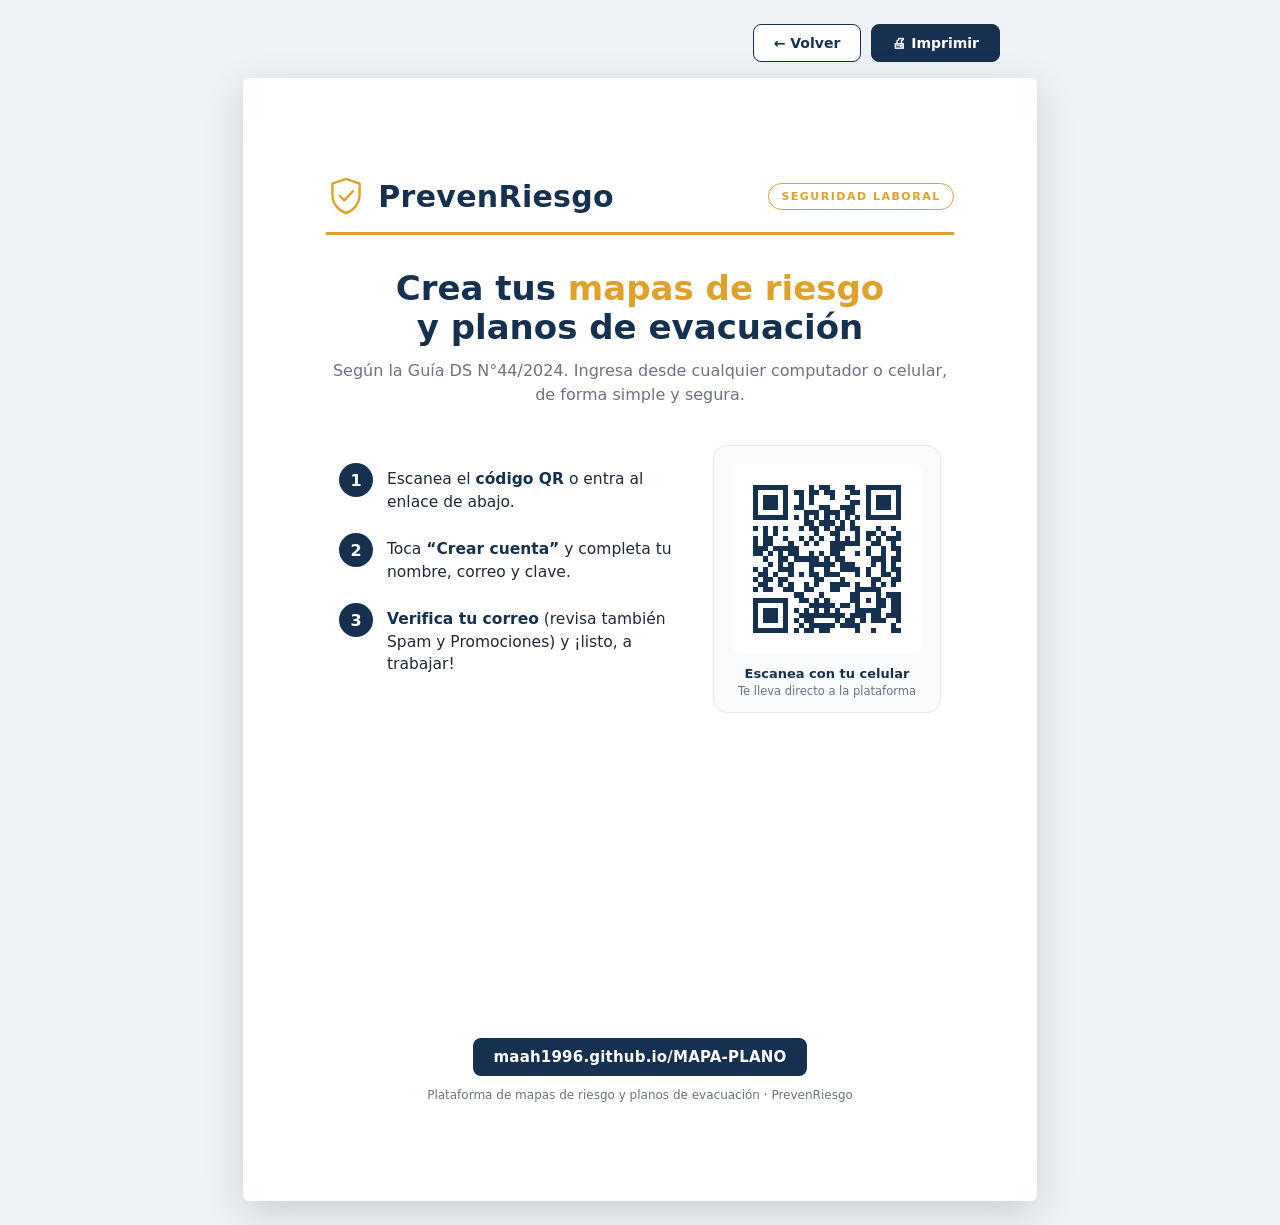
<file: afiche.html>
<!DOCTYPE html>
<html lang="es">
<head>
<meta charset="utf-8">
<meta name="viewport" content="width=device-width, initial-scale=1">
<title>PrevenRiesgo — Afiche para imprimir</title>
<style>
  :root{--gold:#e0a12a;--navy:#16314f;--ink:#1f2937;--soft:#6b7280;--line:#e5e7eb}
  *{box-sizing:border-box;margin:0;padding:0}
  body{font-family:'Segoe UI',system-ui,-apple-system,sans-serif;background:#eef1f5;color:var(--ink);
       display:flex;flex-direction:column;align-items:center;padding:24px 16px;min-height:100vh}

  /* Barra de acciones (no se imprime) */
  .bar{width:100%;max-width:720px;display:flex;justify-content:flex-end;gap:10px;margin-bottom:16px}
  .bar button{font-family:inherit;font-size:14px;font-weight:700;padding:10px 20px;border-radius:8px;
              border:1px solid var(--navy);background:var(--navy);color:#fff;cursor:pointer}
  .bar button.ghost{background:#fff;color:var(--navy)}
  .bar button:hover{filter:brightness(1.06)}

  /* Hoja del afiche */
  .sheet{width:210mm;max-width:100%;min-height:297mm;background:#fff;border-radius:6px;
         box-shadow:0 12px 40px rgba(0,0,0,.14);padding:26mm 22mm;display:flex;flex-direction:column}

  /* Encabezado marca */
  .brand{display:flex;align-items:center;gap:12px;padding-bottom:16px;border-bottom:3px solid var(--gold)}
  .brand .name{font-size:30px;font-weight:800;letter-spacing:.3px;color:var(--navy)}
  .brand .tag{margin-left:auto;font-size:11px;font-weight:700;letter-spacing:1.5px;color:var(--gold);
              text-transform:uppercase;border:1px solid var(--gold);border-radius:20px;padding:6px 12px}

  .hero{margin-top:34px;text-align:center}
  .hero h1{font-size:34px;line-height:1.15;color:var(--navy);font-weight:800}
  .hero h1 span{color:var(--gold)}
  .hero p{margin-top:12px;font-size:16px;color:var(--soft);line-height:1.5}

  /* Cuerpo: pasos + QR */
  .body{margin-top:38px;display:flex;gap:34px;align-items:center;justify-content:center;flex-wrap:wrap}
  .steps{flex:1;min-width:250px;max-width:340px}
  .step{display:flex;align-items:flex-start;gap:14px;margin-bottom:20px}
  .step .n{flex:0 0 34px;height:34px;border-radius:50%;background:var(--navy);color:#fff;font-weight:800;
           font-size:16px;display:flex;align-items:center;justify-content:center}
  .step .t{font-size:15.5px;line-height:1.45;padding-top:5px}
  .step .t b{color:var(--navy)}

  /* Tarjeta del QR (tamaño moderado, elegante) */
  .qr-card{flex:0 0 auto;text-align:center;border:1px solid var(--line);border-radius:14px;
           padding:18px 18px 14px;background:#fafbfc}
  .qr-card svg{width:190px;height:190px;display:block;border-radius:8px}
  .qr-card .cap{margin-top:12px;font-size:13px;font-weight:700;color:var(--navy)}
  .qr-card .cap small{display:block;font-weight:500;color:var(--soft);margin-top:3px;font-size:11.5px}

  /* Pie con el enlace */
  .foot{margin-top:auto;padding-top:26px;text-align:center}
  .foot .url{display:inline-block;font-size:15px;font-weight:700;color:#fff;background:var(--navy);
             padding:10px 20px;border-radius:8px;letter-spacing:.2px}
  .foot .note{margin-top:12px;font-size:12px;color:var(--soft)}

  @media print{
    body{background:#fff;padding:0}
    .bar{display:none}
    .sheet{box-shadow:none;border-radius:0;width:auto;min-height:auto;padding:16mm 18mm}
    @page{size:A4;margin:0}
  }
</style>
</head>
<body>

<div class="bar">
  <button class="ghost" onclick="location.href='index.html'">← Volver</button>
  <button onclick="window.print()">🖨 Imprimir</button>
</div>

<div class="sheet">
  <div class="brand">
    <svg viewBox="0 0 100 100" width="40" height="40" aria-hidden="true">
      <path d="M50 7 L84 19 V46 C84 69 69 86 50 93 C31 86 16 69 16 46 V19 Z" fill="none" stroke="#e0a12a" stroke-width="6" stroke-linejoin="round"/>
      <path d="M35 50 L46 61 L67 38" fill="none" stroke="#e0a12a" stroke-width="6" stroke-linecap="round" stroke-linejoin="round"/>
    </svg>
    <span class="name">PrevenRiesgo</span>
    <span class="tag">Seguridad Laboral</span>
  </div>

  <div class="hero">
    <h1>Crea tus <span>mapas de riesgo</span><br>y planos de evacuación</h1>
    <p>Según la Guía DS N°44/2024. Ingresa desde cualquier computador o celular,<br>de forma simple y segura.</p>
  </div>

  <div class="body">
    <div class="steps">
      <div class="step"><div class="n">1</div><div class="t">Escanea el <b>código QR</b> o entra al enlace de abajo.</div></div>
      <div class="step"><div class="n">2</div><div class="t">Toca <b>“Crear cuenta”</b> y completa tu nombre, correo y clave.</div></div>
      <div class="step"><div class="n">3</div><div class="t"><b>Verifica tu correo</b> (revisa también Spam y Promociones) y ¡listo, a trabajar!</div></div>
    </div>

    <div class="qr-card">
      <svg xmlns="http://www.w3.org/2000/svg" viewBox="0 0 37 37" shape-rendering="crispEdges" width="190" height="190" role="img" aria-label="Código QR de PrevenRiesgo"><rect width="37" height="37" fill="#ffffff"/><path d="M4 4h1v1h-1zM5 4h1v1h-1zM6 4h1v1h-1zM7 4h1v1h-1zM8 4h1v1h-1zM9 4h1v1h-1zM10 4h1v1h-1zM15 4h1v1h-1zM17 4h1v1h-1zM18 4h1v1h-1zM22 4h1v1h-1zM23 4h1v1h-1zM26 4h1v1h-1zM27 4h1v1h-1zM28 4h1v1h-1zM29 4h1v1h-1zM30 4h1v1h-1zM31 4h1v1h-1zM32 4h1v1h-1zM4 5h1v1h-1zM10 5h1v1h-1zM12 5h1v1h-1zM13 5h1v1h-1zM15 5h1v1h-1zM16 5h1v1h-1zM18 5h1v1h-1zM19 5h1v1h-1zM23 5h1v1h-1zM24 5h1v1h-1zM26 5h1v1h-1zM32 5h1v1h-1zM4 6h1v1h-1zM6 6h1v1h-1zM7 6h1v1h-1zM8 6h1v1h-1zM10 6h1v1h-1zM13 6h1v1h-1zM15 6h1v1h-1zM19 6h1v1h-1zM22 6h1v1h-1zM26 6h1v1h-1zM28 6h1v1h-1zM29 6h1v1h-1zM30 6h1v1h-1zM32 6h1v1h-1zM4 7h1v1h-1zM6 7h1v1h-1zM7 7h1v1h-1zM8 7h1v1h-1zM10 7h1v1h-1zM13 7h1v1h-1zM15 7h1v1h-1zM23 7h1v1h-1zM24 7h1v1h-1zM26 7h1v1h-1zM28 7h1v1h-1zM29 7h1v1h-1zM30 7h1v1h-1zM32 7h1v1h-1zM4 8h1v1h-1zM6 8h1v1h-1zM7 8h1v1h-1zM8 8h1v1h-1zM10 8h1v1h-1zM12 8h1v1h-1zM13 8h1v1h-1zM17 8h1v1h-1zM18 8h1v1h-1zM21 8h1v1h-1zM22 8h1v1h-1zM23 8h1v1h-1zM26 8h1v1h-1zM28 8h1v1h-1zM29 8h1v1h-1zM30 8h1v1h-1zM32 8h1v1h-1zM4 9h1v1h-1zM10 9h1v1h-1zM14 9h1v1h-1zM15 9h1v1h-1zM16 9h1v1h-1zM18 9h1v1h-1zM19 9h1v1h-1zM20 9h1v1h-1zM22 9h1v1h-1zM23 9h1v1h-1zM26 9h1v1h-1zM32 9h1v1h-1zM4 10h1v1h-1zM5 10h1v1h-1zM6 10h1v1h-1zM7 10h1v1h-1zM8 10h1v1h-1zM9 10h1v1h-1zM10 10h1v1h-1zM12 10h1v1h-1zM14 10h1v1h-1zM16 10h1v1h-1zM18 10h1v1h-1zM20 10h1v1h-1zM22 10h1v1h-1zM24 10h1v1h-1zM26 10h1v1h-1zM27 10h1v1h-1zM28 10h1v1h-1zM29 10h1v1h-1zM30 10h1v1h-1zM31 10h1v1h-1zM32 10h1v1h-1zM14 11h1v1h-1zM15 11h1v1h-1zM17 11h1v1h-1zM18 11h1v1h-1zM19 11h1v1h-1zM21 11h1v1h-1zM23 11h1v1h-1zM4 12h1v1h-1zM6 12h1v1h-1zM8 12h1v1h-1zM10 12h1v1h-1zM13 12h1v1h-1zM15 12h1v1h-1zM16 12h1v1h-1zM18 12h1v1h-1zM20 12h1v1h-1zM21 12h1v1h-1zM23 12h1v1h-1zM24 12h1v1h-1zM28 12h1v1h-1zM31 12h1v1h-1zM6 13h1v1h-1zM8 13h1v1h-1zM16 13h1v1h-1zM19 13h1v1h-1zM20 13h1v1h-1zM24 13h1v1h-1zM26 13h1v1h-1zM27 13h1v1h-1zM29 13h1v1h-1zM32 13h1v1h-1zM4 14h1v1h-1zM6 14h1v1h-1zM7 14h1v1h-1zM10 14h1v1h-1zM13 14h1v1h-1zM15 14h1v1h-1zM17 14h1v1h-1zM20 14h1v1h-1zM22 14h1v1h-1zM24 14h1v1h-1zM26 14h1v1h-1zM28 14h1v1h-1zM30 14h1v1h-1zM31 14h1v1h-1zM32 14h1v1h-1zM4 15h1v1h-1zM6 15h1v1h-1zM7 15h1v1h-1zM11 15h1v1h-1zM14 15h1v1h-1zM16 15h1v1h-1zM19 15h1v1h-1zM20 15h1v1h-1zM21 15h1v1h-1zM22 15h1v1h-1zM23 15h1v1h-1zM24 15h1v1h-1zM27 15h1v1h-1zM28 15h1v1h-1zM31 15h1v1h-1zM4 16h1v1h-1zM5 16h1v1h-1zM6 16h1v1h-1zM8 16h1v1h-1zM9 16h1v1h-1zM10 16h1v1h-1zM11 16h1v1h-1zM12 16h1v1h-1zM19 16h1v1h-1zM20 16h1v1h-1zM21 16h1v1h-1zM26 16h1v1h-1zM29 16h1v1h-1zM31 16h1v1h-1zM32 16h1v1h-1zM4 17h1v1h-1zM5 17h1v1h-1zM7 17h1v1h-1zM9 17h1v1h-1zM11 17h1v1h-1zM12 17h1v1h-1zM15 17h1v1h-1zM17 17h1v1h-1zM19 17h1v1h-1zM20 17h1v1h-1zM24 17h1v1h-1zM26 17h1v1h-1zM29 17h1v1h-1zM32 17h1v1h-1zM6 18h1v1h-1zM9 18h1v1h-1zM10 18h1v1h-1zM12 18h1v1h-1zM13 18h1v1h-1zM14 18h1v1h-1zM15 18h1v1h-1zM16 18h1v1h-1zM18 18h1v1h-1zM20 18h1v1h-1zM21 18h1v1h-1zM27 18h1v1h-1zM28 18h1v1h-1zM29 18h1v1h-1zM31 18h1v1h-1zM32 18h1v1h-1zM7 19h1v1h-1zM9 19h1v1h-1zM11 19h1v1h-1zM15 19h1v1h-1zM16 19h1v1h-1zM17 19h1v1h-1zM18 19h1v1h-1zM19 19h1v1h-1zM21 19h1v1h-1zM22 19h1v1h-1zM23 19h1v1h-1zM27 19h1v1h-1zM29 19h1v1h-1zM31 19h1v1h-1zM4 20h1v1h-1zM6 20h1v1h-1zM9 20h1v1h-1zM10 20h1v1h-1zM11 20h1v1h-1zM15 20h1v1h-1zM18 20h1v1h-1zM21 20h1v1h-1zM22 20h1v1h-1zM23 20h1v1h-1zM24 20h1v1h-1zM26 20h1v1h-1zM29 20h1v1h-1zM31 20h1v1h-1zM32 20h1v1h-1zM5 21h1v1h-1zM6 21h1v1h-1zM8 21h1v1h-1zM11 21h1v1h-1zM13 21h1v1h-1zM15 21h1v1h-1zM16 21h1v1h-1zM18 21h1v1h-1zM19 21h1v1h-1zM20 21h1v1h-1zM24 21h1v1h-1zM26 21h1v1h-1zM29 21h1v1h-1zM30 21h1v1h-1zM32 21h1v1h-1zM4 22h1v1h-1zM6 22h1v1h-1zM7 22h1v1h-1zM9 22h1v1h-1zM10 22h1v1h-1zM16 22h1v1h-1zM17 22h1v1h-1zM21 22h1v1h-1zM27 22h1v1h-1zM28 22h1v1h-1zM31 22h1v1h-1zM32 22h1v1h-1zM5 23h1v1h-1zM6 23h1v1h-1zM9 23h1v1h-1zM11 23h1v1h-1zM14 23h1v1h-1zM16 23h1v1h-1zM19 23h1v1h-1zM20 23h1v1h-1zM21 23h1v1h-1zM22 23h1v1h-1zM24 23h1v1h-1zM27 23h1v1h-1zM29 23h1v1h-1zM31 23h1v1h-1zM4 24h1v1h-1zM6 24h1v1h-1zM7 24h1v1h-1zM10 24h1v1h-1zM11 24h1v1h-1zM14 24h1v1h-1zM15 24h1v1h-1zM19 24h1v1h-1zM20 24h1v1h-1zM24 24h1v1h-1zM25 24h1v1h-1zM26 24h1v1h-1zM27 24h1v1h-1zM28 24h1v1h-1zM12 25h1v1h-1zM13 25h1v1h-1zM17 25h1v1h-1zM23 25h1v1h-1zM24 25h1v1h-1zM28 25h1v1h-1zM30 25h1v1h-1zM31 25h1v1h-1zM32 25h1v1h-1zM4 26h1v1h-1zM5 26h1v1h-1zM6 26h1v1h-1zM7 26h1v1h-1zM8 26h1v1h-1zM9 26h1v1h-1zM10 26h1v1h-1zM13 26h1v1h-1zM14 26h1v1h-1zM16 26h1v1h-1zM18 26h1v1h-1zM23 26h1v1h-1zM24 26h1v1h-1zM26 26h1v1h-1zM28 26h1v1h-1zM29 26h1v1h-1zM31 26h1v1h-1zM32 26h1v1h-1zM4 27h1v1h-1zM10 27h1v1h-1zM15 27h1v1h-1zM16 27h1v1h-1zM17 27h1v1h-1zM18 27h1v1h-1zM19 27h1v1h-1zM21 27h1v1h-1zM22 27h1v1h-1zM24 27h1v1h-1zM28 27h1v1h-1zM29 27h1v1h-1zM31 27h1v1h-1zM32 27h1v1h-1zM4 28h1v1h-1zM6 28h1v1h-1zM7 28h1v1h-1zM8 28h1v1h-1zM10 28h1v1h-1zM12 28h1v1h-1zM14 28h1v1h-1zM16 28h1v1h-1zM18 28h1v1h-1zM20 28h1v1h-1zM24 28h1v1h-1zM25 28h1v1h-1zM26 28h1v1h-1zM27 28h1v1h-1zM28 28h1v1h-1zM31 28h1v1h-1zM32 28h1v1h-1zM4 29h1v1h-1zM6 29h1v1h-1zM7 29h1v1h-1zM8 29h1v1h-1zM10 29h1v1h-1zM13 29h1v1h-1zM14 29h1v1h-1zM15 29h1v1h-1zM16 29h1v1h-1zM17 29h1v1h-1zM18 29h1v1h-1zM19 29h1v1h-1zM20 29h1v1h-1zM21 29h1v1h-1zM23 29h1v1h-1zM24 29h1v1h-1zM25 29h1v1h-1zM27 29h1v1h-1zM28 29h1v1h-1zM30 29h1v1h-1zM31 29h1v1h-1zM32 29h1v1h-1zM4 30h1v1h-1zM6 30h1v1h-1zM7 30h1v1h-1zM8 30h1v1h-1zM10 30h1v1h-1zM12 30h1v1h-1zM14 30h1v1h-1zM15 30h1v1h-1zM20 30h1v1h-1zM22 30h1v1h-1zM23 30h1v1h-1zM25 30h1v1h-1zM27 30h1v1h-1zM28 30h1v1h-1zM29 30h1v1h-1zM32 30h1v1h-1zM4 31h1v1h-1zM10 31h1v1h-1zM13 31h1v1h-1zM15 31h1v1h-1zM16 31h1v1h-1zM17 31h1v1h-1zM18 31h1v1h-1zM19 31h1v1h-1zM21 31h1v1h-1zM22 31h1v1h-1zM23 31h1v1h-1zM24 31h1v1h-1zM31 31h1v1h-1zM4 32h1v1h-1zM5 32h1v1h-1zM6 32h1v1h-1zM7 32h1v1h-1zM8 32h1v1h-1zM9 32h1v1h-1zM10 32h1v1h-1zM12 32h1v1h-1zM14 32h1v1h-1zM15 32h1v1h-1zM17 32h1v1h-1zM18 32h1v1h-1zM24 32h1v1h-1zM27 32h1v1h-1zM31 32h1v1h-1zM32 32h1v1h-1z" fill="#16314f"/></svg>
      <div class="cap">Escanea con tu celular<small>Te lleva directo a la plataforma</small></div>
    </div>
  </div>

  <div class="foot">
    <span class="url">maah1996.github.io/MAPA-PLANO</span>
    <div class="note">Plataforma de mapas de riesgo y planos de evacuación · PrevenRiesgo</div>
  </div>
</div>

</body>
</html>
</file>
